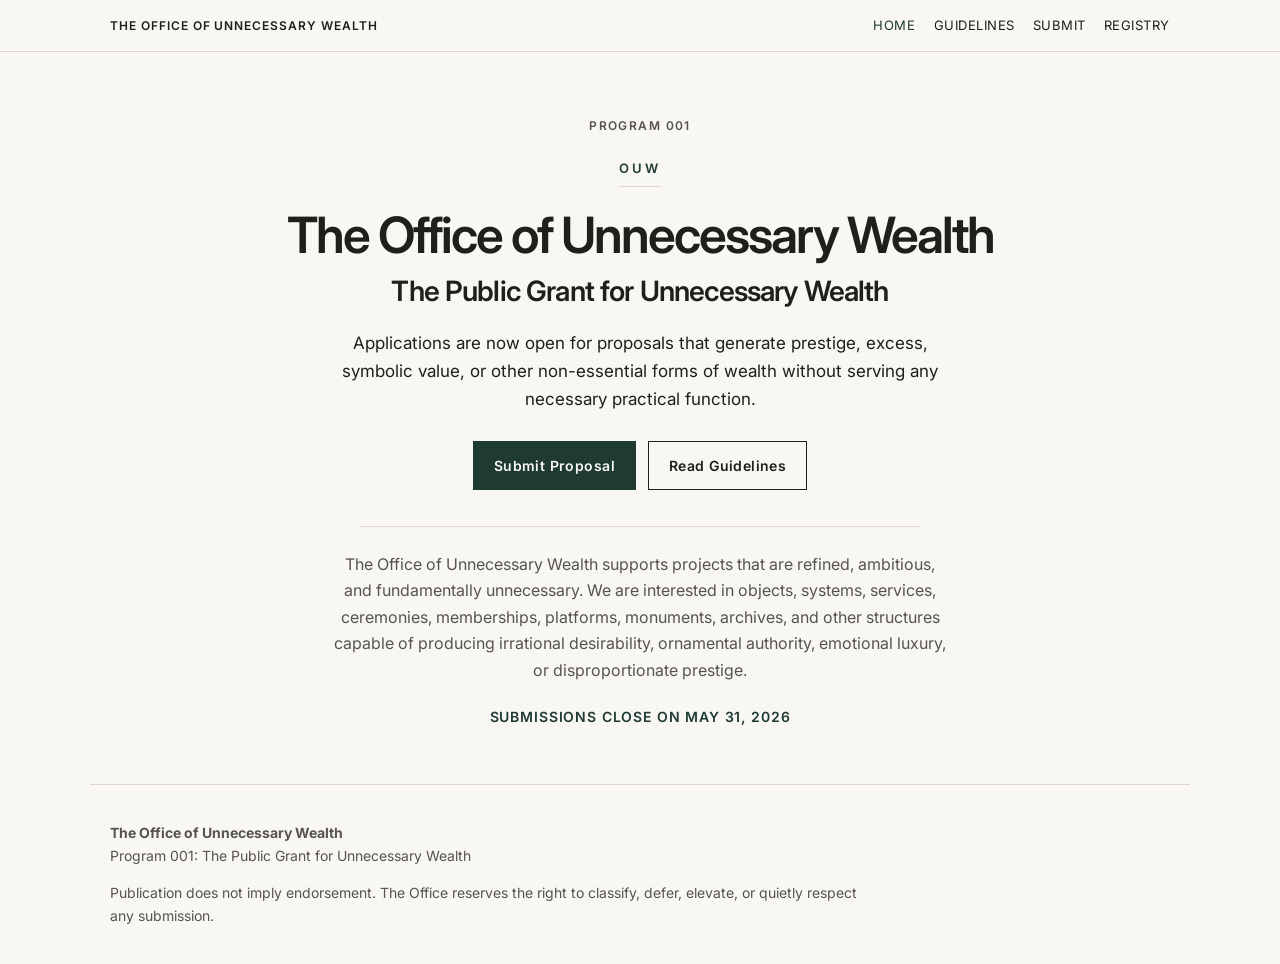
<file: index.html>
<!DOCTYPE html>
<html lang="en">
<head>
  <meta charset="UTF-8" />
  <meta name="viewport" content="width=device-width, initial-scale=1.0" />
  <title>The Office of Unnecessary Wealth</title>
  <link rel="preconnect" href="https://fonts.googleapis.com">
  <link rel="preconnect" href="https://fonts.gstatic.com" crossorigin>
  <link href="https://fonts.googleapis.com/css2?family=Inter:wght@400;500;600;700&display=swap" rel="stylesheet">
  <link rel="stylesheet" href="style.css" />
</head>
<body>
  <header class="topbar">
    <div class="topbar-inner">
      <div class="brand-mini">The Office of Unnecessary Wealth</div>
      <nav class="nav">
        <a href="index.html" class="active">Home</a>
        <a href="guidelines.html">Guidelines</a>
        <a href="submit.html">Submit</a>
        <a href="registry.html">Registry</a>
      </nav>
    </div>
  </header>

  <section class="hero">
    <div class="eyebrow">Program 001</div>
    <div class="mark">OUW</div>
    <h1>The Office of Unnecessary Wealth</h1>
    <div class="program-line">The Public Grant for Unnecessary Wealth</div>
    <p class="lead">
      Applications are now open for proposals that generate prestige, excess, symbolic value,
      or other non-essential forms of wealth without serving any necessary practical function.
    </p>
    <div class="hero-actions">
      <a class="button primary" href="submit.html">Submit Proposal</a>
      <a class="button secondary" href="guidelines.html">Read Guidelines</a>
    </div>
    <div class="hero-divider"></div>
    <p class="hero-note">
      The Office of Unnecessary Wealth supports projects that are refined, ambitious, and fundamentally unnecessary.
      We are interested in objects, systems, services, ceremonies, memberships, platforms, monuments, archives,
      and other structures capable of producing irrational desirability, ornamental authority, emotional luxury,
      or disproportionate prestige.
    </p>
    <div class="hero-closing">Submissions close on May 31, 2026</div>
  </section>

  <footer class="footer">
    <p><strong>The Office of Unnecessary Wealth</strong><br>Program 001: The Public Grant for Unnecessary Wealth</p>
    <p>Publication does not imply endorsement. The Office reserves the right to classify, defer, elevate, or quietly respect any submission.</p>
  </footer>
</body>
</html>
</file>
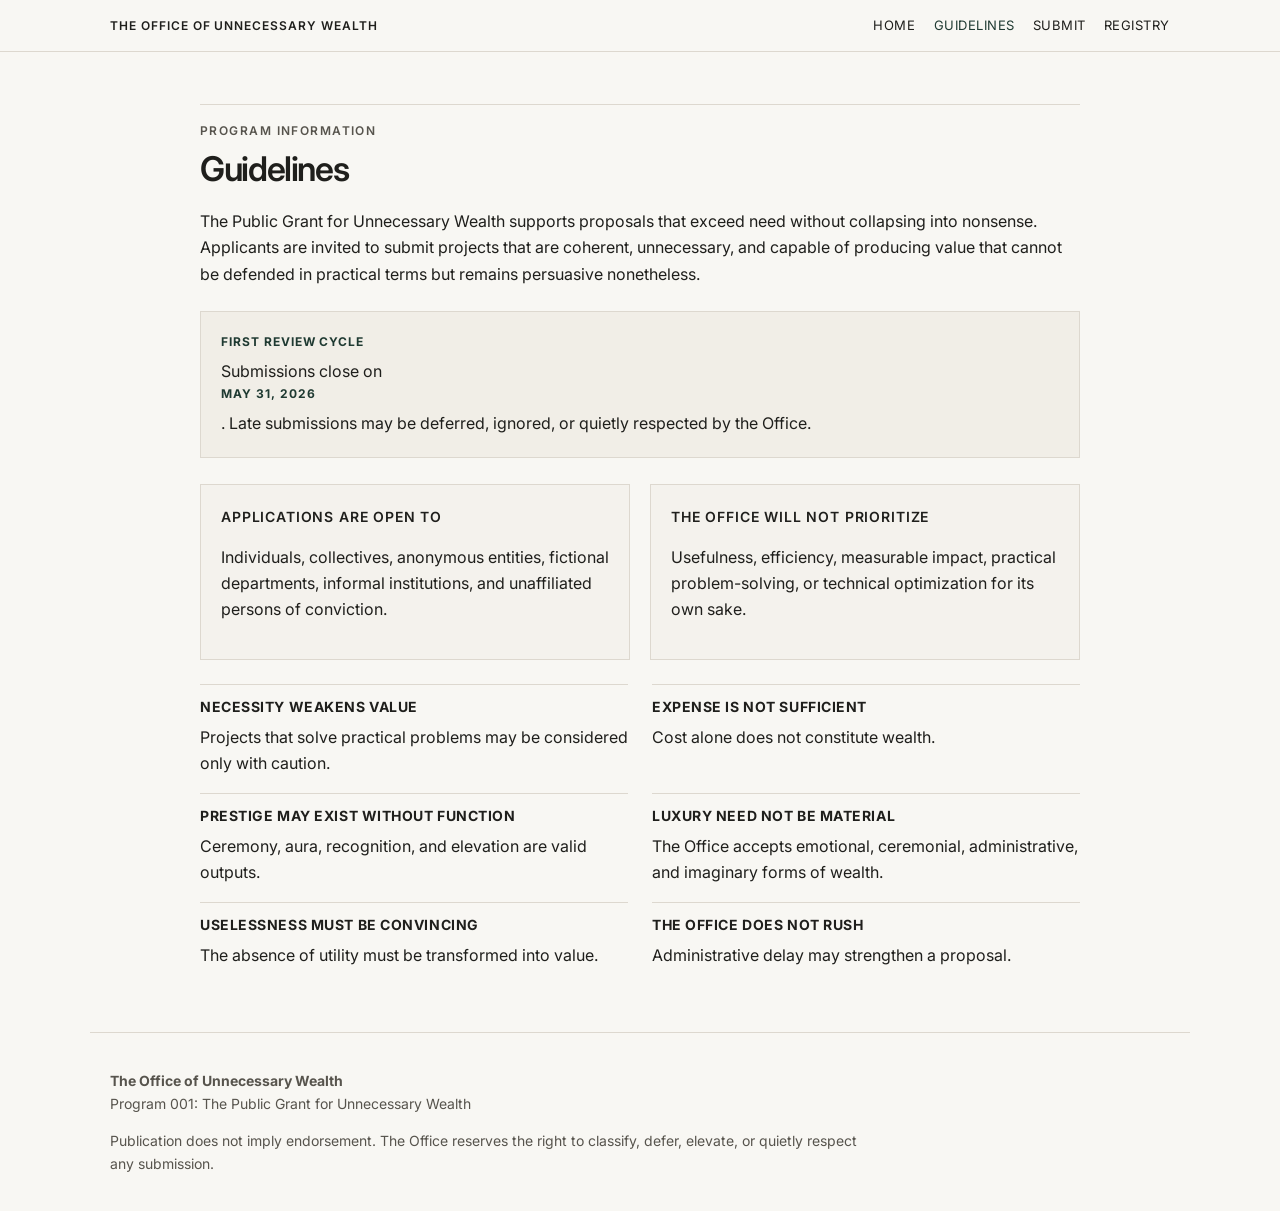
<file: guidelines.html>
<!DOCTYPE html>
<html lang="en">
<head>
  <meta charset="UTF-8" />
  <meta name="viewport" content="width=device-width, initial-scale=1.0" />
  <title>Guidelines — The Office of Unnecessary Wealth</title>
  <link rel="preconnect" href="https://fonts.googleapis.com">
  <link rel="preconnect" href="https://fonts.gstatic.com" crossorigin>
  <link href="https://fonts.googleapis.com/css2?family=Inter:wght@400;500;600;700&display=swap" rel="stylesheet">
  <link rel="stylesheet" href="style.css" />
</head>
<body>
  <header class="topbar">
    <div class="topbar-inner">
      <div class="brand-mini">The Office of Unnecessary Wealth</div>
      <nav class="nav">
        <a href="index.html">Home</a>
        <a href="guidelines.html" class="active">Guidelines</a>
        <a href="submit.html">Submit</a>
        <a href="registry.html">Registry</a>
      </nav>
    </div>
  </header>

  <main class="page">
    <div class="page-header">
      <div class="page-label">Program Information</div>
      <h2>Guidelines</h2>
    </div>

    <p>
      The Public Grant for Unnecessary Wealth supports proposals that exceed need without collapsing into nonsense.
      Applicants are invited to submit projects that are coherent, unnecessary, and capable of producing value that cannot be defended in practical terms but remains persuasive nonetheless.
    </p>

    <div class="deadline-box">
      <strong>First Review Cycle</strong>
      Submissions close on <strong>May 31, 2026</strong>. Late submissions may be deferred, ignored, or quietly respected by the Office.
    </div>

    <div class="grid-2" style="margin-top: 26px;">
      <div class="panel">
        <h3>Applications are open to</h3>
        <p>Individuals, collectives, anonymous entities, fictional departments, informal institutions, and unaffiliated persons of conviction.</p>
      </div>
      <div class="panel">
        <h3>The Office will not prioritize</h3>
        <p>Usefulness, efficiency, measurable impact, practical problem-solving, or technical optimization for its own sake.</p>
      </div>
    </div>

    <ul class="guidelines-list">
      <li>
        <strong>Necessity weakens value</strong>
        Projects that solve practical problems may be considered only with caution.
      </li>
      <li>
        <strong>Expense is not sufficient</strong>
        Cost alone does not constitute wealth.
      </li>
      <li>
        <strong>Prestige may exist without function</strong>
        Ceremony, aura, recognition, and elevation are valid outputs.
      </li>
      <li>
        <strong>Luxury need not be material</strong>
        The Office accepts emotional, ceremonial, administrative, and imaginary forms of wealth.
      </li>
      <li>
        <strong>Uselessness must be convincing</strong>
        The absence of utility must be transformed into value.
      </li>
      <li>
        <strong>The Office does not rush</strong>
        Administrative delay may strengthen a proposal.
      </li>
    </ul>
  </main>

  <footer class="footer">
    <p><strong>The Office of Unnecessary Wealth</strong><br>Program 001: The Public Grant for Unnecessary Wealth</p>
    <p>Publication does not imply endorsement. The Office reserves the right to classify, defer, elevate, or quietly respect any submission.</p>
  </footer>
</body>
</html>
</file>
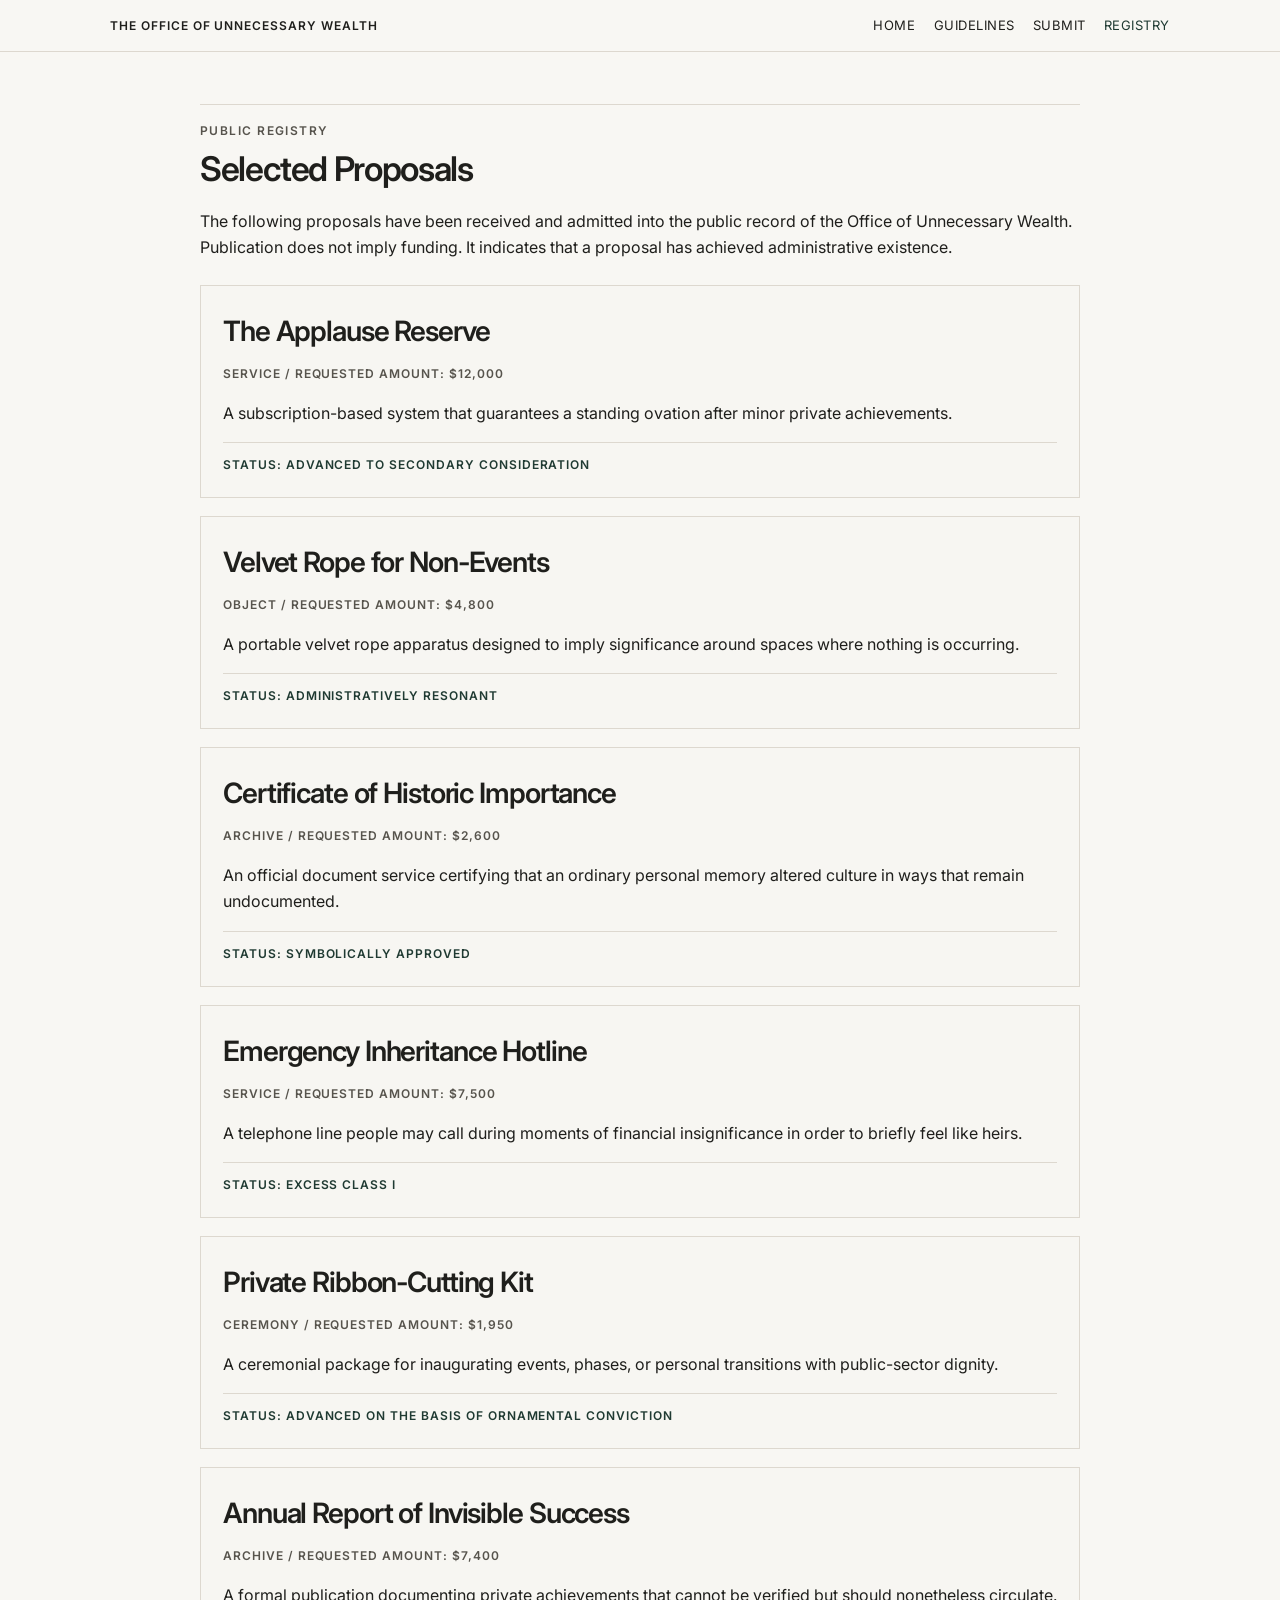
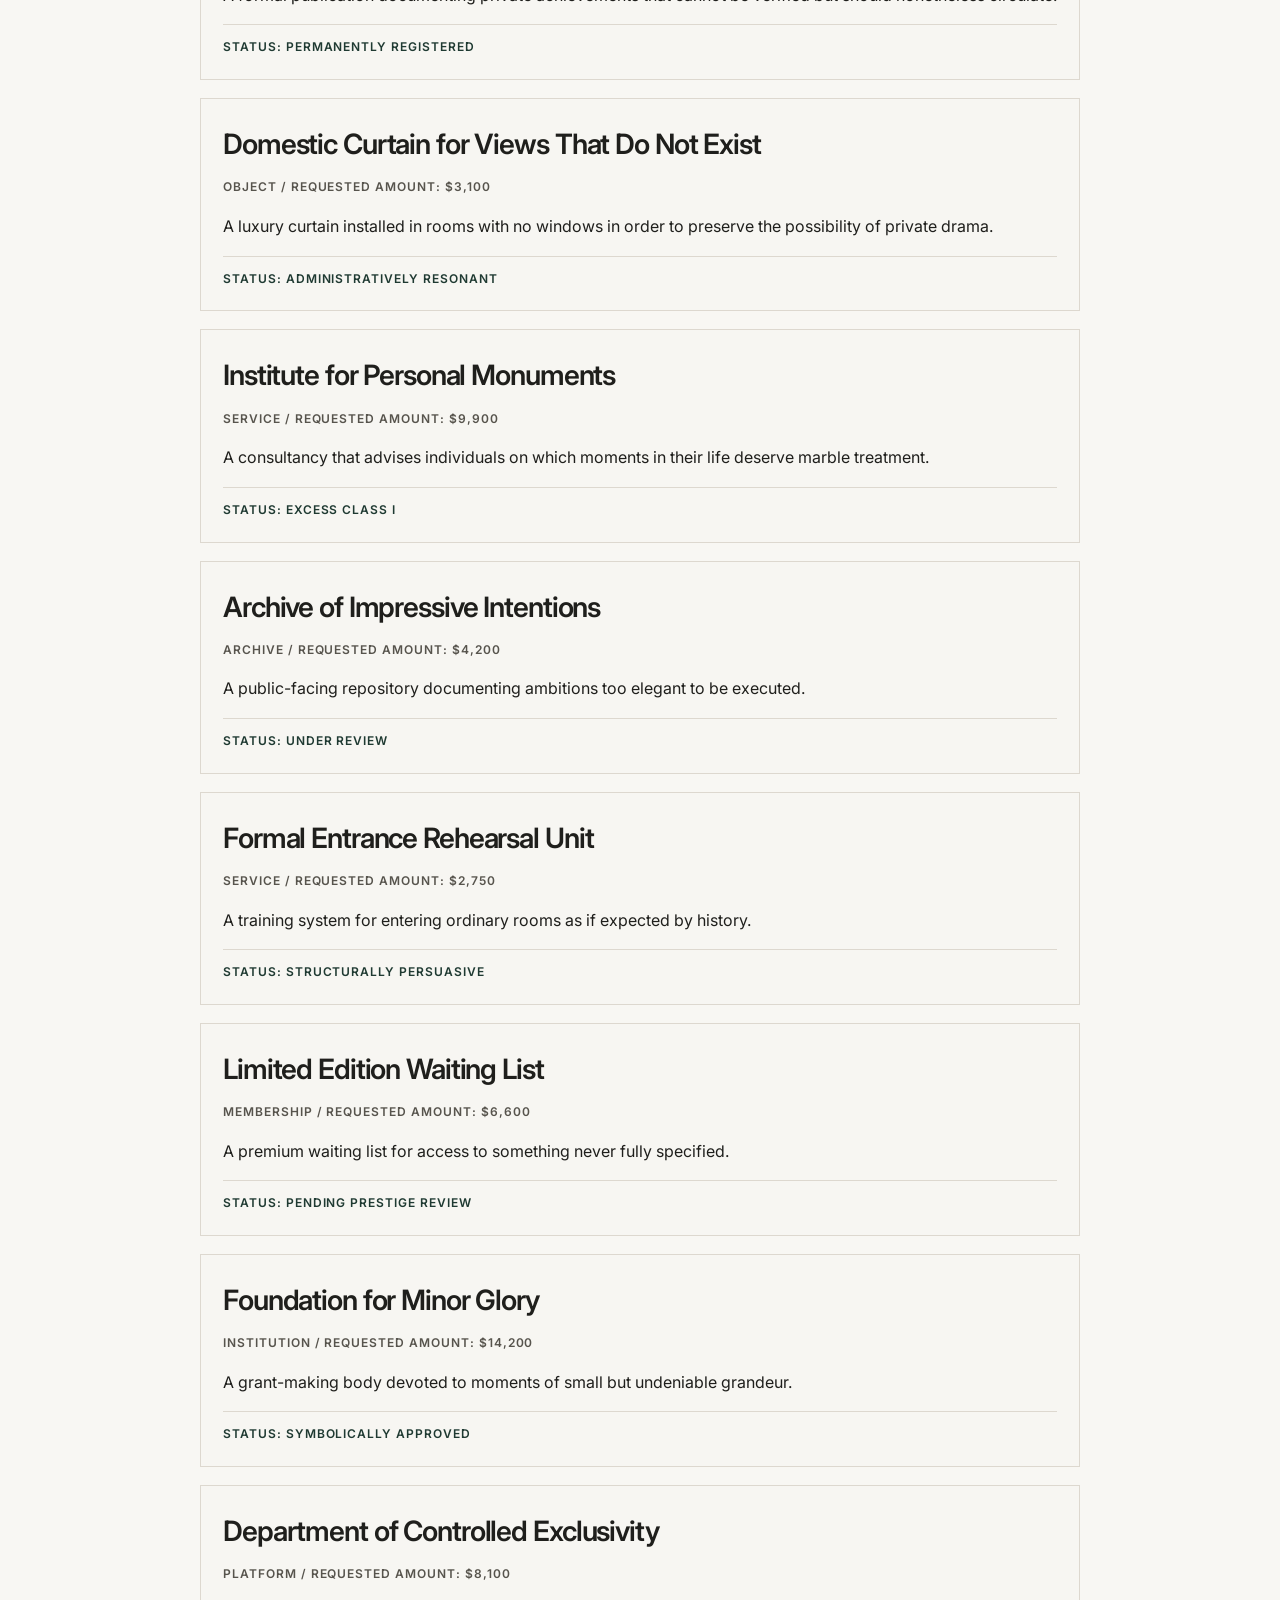
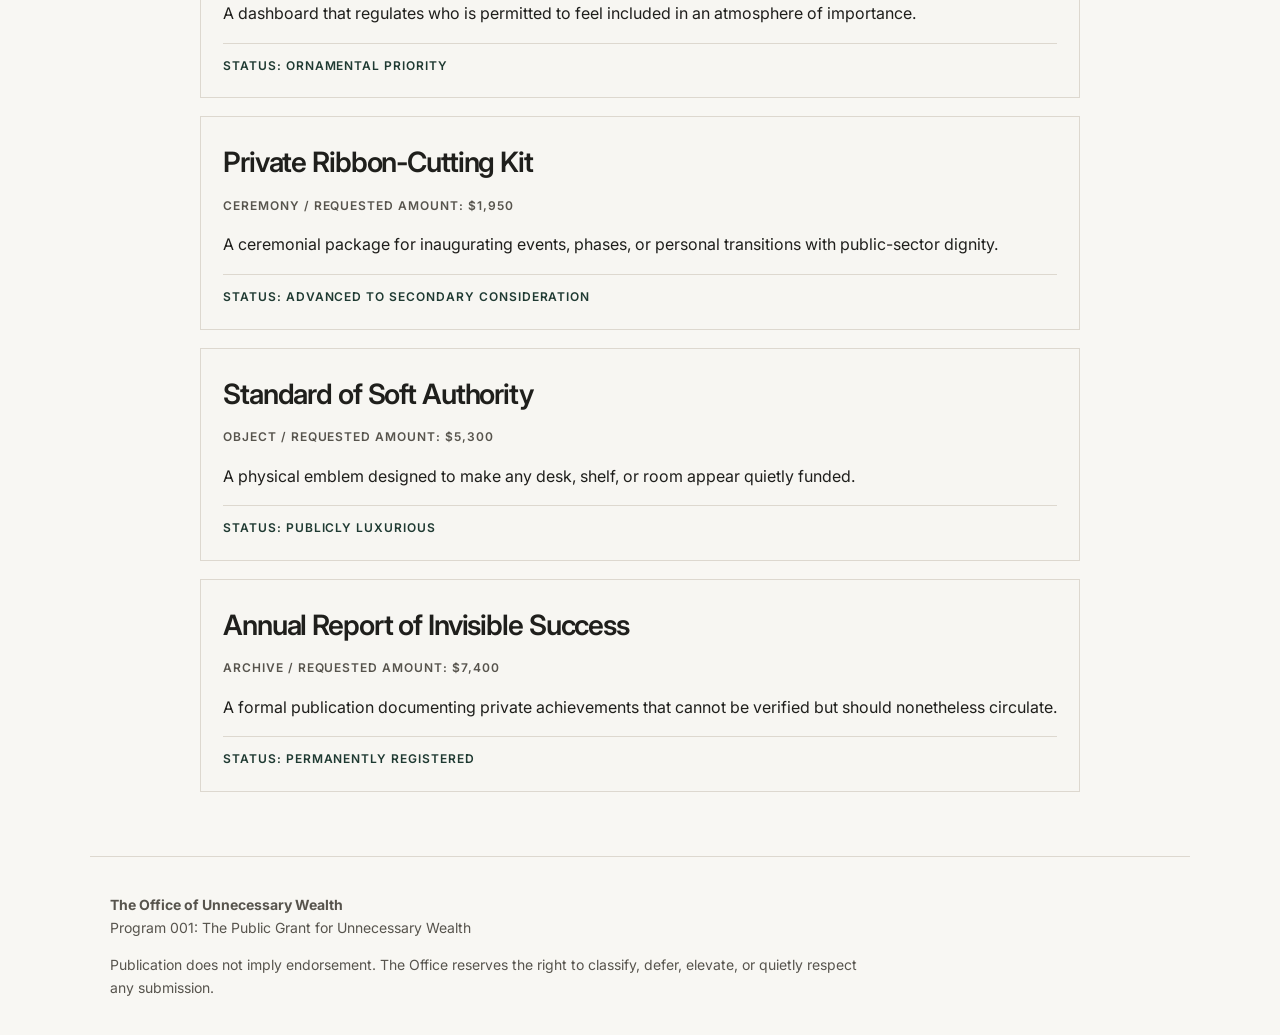
<file: registry.html>
<!DOCTYPE html>
<html lang="en">
<head>
  <meta charset="UTF-8" />
  <meta name="viewport" content="width=device-width, initial-scale=1.0" />
  <title>Registry — The Office of Unnecessary Wealth</title>
  <link rel="preconnect" href="https://fonts.googleapis.com">
  <link rel="preconnect" href="https://fonts.gstatic.com" crossorigin>
  <link href="https://fonts.googleapis.com/css2?family=Inter:wght@400;500;600;700&display=swap" rel="stylesheet">
  <link rel="stylesheet" href="style.css" />
</head>
<body>
  <header class="topbar">
    <div class="topbar-inner">
      <div class="brand-mini">The Office of Unnecessary Wealth</div>
      <nav class="nav">
        <a href="index.html">Home</a>
        <a href="guidelines.html">Guidelines</a>
        <a href="submit.html">Submit</a>
        <a href="registry.html" class="active">Registry</a>
      </nav>
    </div>
  </header>

  <main class="page page-wide">
    <div class="page-header">
      <div class="page-label">Public Registry</div>
      <h2>Selected Proposals</h2>
    </div>

    <p>
      The following proposals have been received and admitted into the public record of the Office of Unnecessary Wealth.
      Publication does not imply funding. It indicates that a proposal has achieved administrative existence.
    </p>

    <div class="registry-list">
      <article class="record">
        <h3>The Applause Reserve</h3>
        <div class="record-meta">Service / Requested Amount: $12,000</div>
        <p>A subscription-based system that guarantees a standing ovation after minor private achievements.</p>
        <div class="status">Status: Advanced to Secondary Consideration</div>
      </article>

      <article class="record">
        <h3>Velvet Rope for Non-Events</h3>
        <div class="record-meta">Object / Requested Amount: $4,800</div>
        <p>A portable velvet rope apparatus designed to imply significance around spaces where nothing is occurring.</p>
        <div class="status">Status: Administratively Resonant</div>
      </article>

      <article class="record">
        <h3>Certificate of Historic Importance</h3>
        <div class="record-meta">Archive / Requested Amount: $2,600</div>
        <p>An official document service certifying that an ordinary personal memory altered culture in ways that remain undocumented.</p>
        <div class="status">Status: Symbolically Approved</div>
      </article>

      <article class="record">
        <h3>Emergency Inheritance Hotline</h3>
        <div class="record-meta">Service / Requested Amount: $7,500</div>
        <p>A telephone line people may call during moments of financial insignificance in order to briefly feel like heirs.</p>
        <div class="status">Status: Excess Class I</div>
      </article>

      <article class="record">
        <h3>Private Ribbon-Cutting Kit</h3>
        <div class="record-meta">Ceremony / Requested Amount: $1,950</div>
        <p>A ceremonial package for inaugurating events, phases, or personal transitions with public-sector dignity.</p>
        <div class="status">Status: Advanced on the Basis of Ornamental Conviction</div>
      </article>

      <article class="record">
        <h3>Annual Report of Invisible Success</h3>
        <div class="record-meta">Archive / Requested Amount: $7,400</div>
        <p>A formal publication documenting private achievements that cannot be verified but should nonetheless circulate.</p>
        <div class="status">Status: Permanently Registered</div>
      </article>

      <article class="record">
  <h3>Domestic Curtain for Views That Do Not Exist</h3>
  <div class="record-meta">Object / Requested Amount: $3,100</div>
  <p>A luxury curtain installed in rooms with no windows in order to preserve the possibility of private drama.</p>
  <div class="status">Status: Administratively Resonant</div>
</article>

<article class="record">
  <h3>Institute for Personal Monuments</h3>
  <div class="record-meta">Service / Requested Amount: $9,900</div>
  <p>A consultancy that advises individuals on which moments in their life deserve marble treatment.</p>
  <div class="status">Status: Excess Class I</div>
</article>

<article class="record">
  <h3>Archive of Impressive Intentions</h3>
  <div class="record-meta">Archive / Requested Amount: $4,200</div>
  <p>A public-facing repository documenting ambitions too elegant to be executed.</p>
  <div class="status">Status: Under Review</div>
</article>

<article class="record">
  <h3>Formal Entrance Rehearsal Unit</h3>
  <div class="record-meta">Service / Requested Amount: $2,750</div>
  <p>A training system for entering ordinary rooms as if expected by history.</p>
  <div class="status">Status: Structurally Persuasive</div>
</article>

<article class="record">
  <h3>Limited Edition Waiting List</h3>
  <div class="record-meta">Membership / Requested Amount: $6,600</div>
  <p>A premium waiting list for access to something never fully specified.</p>
  <div class="status">Status: Pending Prestige Review</div>
</article>

<article class="record">
  <h3>Foundation for Minor Glory</h3>
  <div class="record-meta">Institution / Requested Amount: $14,200</div>
  <p>A grant-making body devoted to moments of small but undeniable grandeur.</p>
  <div class="status">Status: Symbolically Approved</div>
</article>

<article class="record">
  <h3>Department of Controlled Exclusivity</h3>
  <div class="record-meta">Platform / Requested Amount: $8,100</div>
  <p>A dashboard that regulates who is permitted to feel included in an atmosphere of importance.</p>
  <div class="status">Status: Ornamental Priority</div>
</article>

<article class="record">
  <h3>Private Ribbon-Cutting Kit</h3>
  <div class="record-meta">Ceremony / Requested Amount: $1,950</div>
  <p>A ceremonial package for inaugurating events, phases, or personal transitions with public-sector dignity.</p>
  <div class="status">Status: Advanced to Secondary Consideration</div>
</article>

<article class="record">
  <h3>Standard of Soft Authority</h3>
  <div class="record-meta">Object / Requested Amount: $5,300</div>
  <p>A physical emblem designed to make any desk, shelf, or room appear quietly funded.</p>
  <div class="status">Status: Publicly Luxurious</div>
</article>

<article class="record">
  <h3>Annual Report of Invisible Success</h3>
  <div class="record-meta">Archive / Requested Amount: $7,400</div>
  <p>A formal publication documenting private achievements that cannot be verified but should nonetheless circulate.</p>
  <div class="status">Status: Permanently Registered</div>
</article>
    </div>
  </main>

  <footer class="footer">
    <p><strong>The Office of Unnecessary Wealth</strong><br>Program 001: The Public Grant for Unnecessary Wealth</p>
    <p>Publication does not imply endorsement. The Office reserves the right to classify, defer, elevate, or quietly respect any submission.</p>
  </footer>
</body>
</html>
</file>
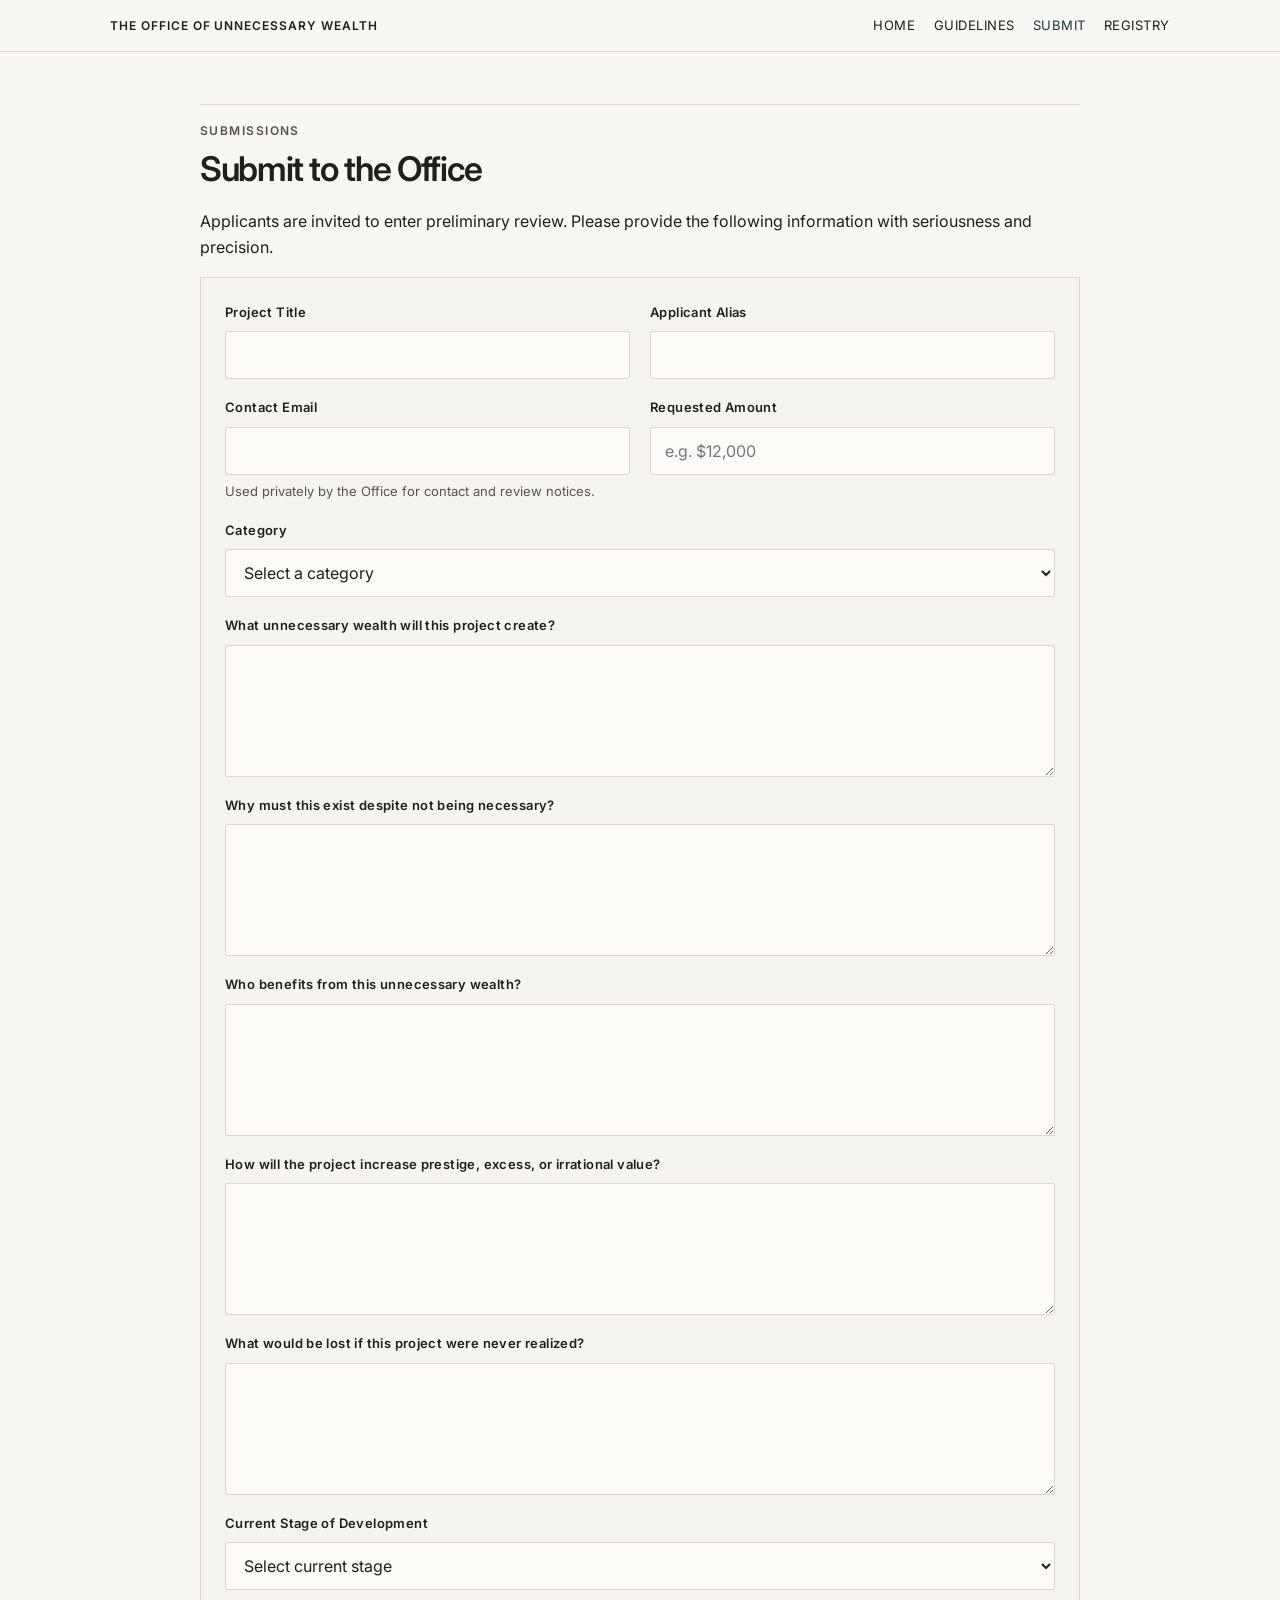
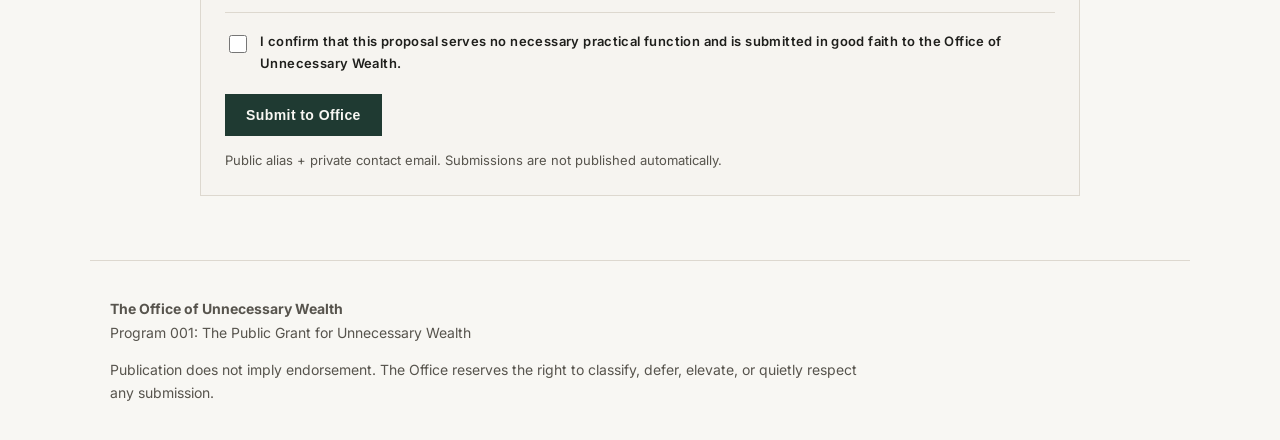
<file: submit.html>
<!DOCTYPE html>
<html lang="en">
<head>
  <meta charset="UTF-8" />
  <meta name="viewport" content="width=device-width, initial-scale=1.0" />
  <title>Submit — The Office of Unnecessary Wealth</title>
  <link rel="preconnect" href="https://fonts.googleapis.com">
  <link rel="preconnect" href="https://fonts.gstatic.com" crossorigin>
  <link href="https://fonts.googleapis.com/css2?family=Inter:wght@400;500;600;700&display=swap" rel="stylesheet">
  <link rel="stylesheet" href="style.css" />
</head>
<body>
  <header class="topbar">
    <div class="topbar-inner">
      <div class="brand-mini">The Office of Unnecessary Wealth</div>
      <nav class="nav">
        <a href="index.html">Home</a>
        <a href="guidelines.html">Guidelines</a>
        <a href="submit.html" class="active">Submit</a>
        <a href="registry.html">Registry</a>
      </nav>
    </div>
  </header>

  <main class="page page-form">
    <div class="page-header">
      <div class="page-label">Submissions</div>
      <h2>Submit to the Office</h2>
    </div>

    <p class="page-intro">
      Applicants are invited to enter preliminary review. Please provide the following information with seriousness and precision.
    </p>

    <div class="form-wrap">
      <div
        id="successMessage"
        style="display:none; border: 1px solid var(--border); background: rgba(31, 58, 50, 0.05); padding: 20px; margin-bottom: 22px;"
      >
        <strong style="display:block; margin-bottom:8px; text-transform:uppercase; letter-spacing:0.08em; font-size:12px; color:var(--accent);">
          Submission received
        </strong>
        <p>Your proposal has entered preliminary review.</p>
        <p>The Office will assess its unnecessary merit, symbolic density, and funding temperament.</p>
        <p style="margin-bottom: 0; color: var(--text-muted);">
          No further action is required unless contacted by the Office.
        </p>
      </div>

      <div
        id="errorMessage"
        style="display:none; border: 1px solid #a94442; background: rgba(169, 68, 66, 0.06); padding: 16px; margin-bottom: 22px;"
      >
        The Office was unable to receive your submission. Please review the form and try again.
      </div>

      <form id="proposalForm" action="https://formspree.io/f/xjgprakj" method="POST">
        <input type="hidden" name="_subject" value="OUW Submission — Program 001" />

        <div class="field-grid">
          <div class="field">
            <label for="projectTitle">Project Title</label>
            <input type="text" id="projectTitle" name="projectTitle" required />
          </div>

          <div class="field">
            <label for="alias">Applicant Alias</label>
            <input type="text" id="alias" name="alias" required />
          </div>

          <div class="field">
            <label for="email">Contact Email</label>
            <input type="email" id="email" name="email" required />
            <div class="helper">Used privately by the Office for contact and review notices.</div>
          </div>

          <div class="field">
            <label for="amount">Requested Amount</label>
            <input type="text" id="amount" name="amount" placeholder="e.g. $12,000" required />
          </div>

          <div class="field full">
            <label for="category">Category</label>
            <select id="category" name="category" required>
              <option value="">Select a category</option>
              <option>Object</option>
              <option>Platform</option>
              <option>Service</option>
              <option>Ceremony</option>
              <option>Membership</option>
              <option>Monument</option>
              <option>Tool</option>
              <option>Archive</option>
              <option>Other</option>
            </select>
          </div>

          <div class="field full">
            <label for="wealth">What unnecessary wealth will this project create?</label>
            <textarea id="wealth" name="wealth" required></textarea>
          </div>

          <div class="field full">
            <label for="exist">Why must this exist despite not being necessary?</label>
            <textarea id="exist" name="exist" required></textarea>
          </div>

          <div class="field full">
            <label for="benefits">Who benefits from this unnecessary wealth?</label>
            <textarea id="benefits" name="benefits" required></textarea>
          </div>

          <div class="field full">
            <label for="mechanism">How will the project increase prestige, excess, or irrational value?</label>
            <textarea id="mechanism" name="mechanism" required></textarea>
          </div>

          <div class="field full">
            <label for="loss">What would be lost if this project were never realized?</label>
            <textarea id="loss" name="loss" required></textarea>
          </div>

          <div class="field full">
            <label for="stage">Current Stage of Development</label>
            <select id="stage" name="stage" required>
              <option value="">Select current stage</option>
              <option>Concept only</option>
              <option>Partially imagined</option>
              <option>Ready for ceremonial approval</option>
              <option>Structurally inevitable</option>
            </select>
          </div>
        </div>

        <div class="declaration">
          <input type="checkbox" id="declaration" required />
          <label for="declaration">
            I confirm that this proposal serves no necessary practical function and is submitted in good faith to the Office of Unnecessary Wealth.
          </label>
        </div>

        <div style="margin-top: 20px;">
          <button class="button primary" id="submitButton" type="submit">Submit to Office</button>
        </div>

        <div class="form-note">
          Public alias + private contact email. Submissions are not published automatically.
        </div>
      </form>
    </div>
  </main>

  <footer class="footer">
    <p><strong>The Office of Unnecessary Wealth</strong><br>Program 001: The Public Grant for Unnecessary Wealth</p>
    <p>Publication does not imply endorsement. The Office reserves the right to classify, defer, elevate, or quietly respect any submission.</p>
  </footer>

  <script>
    const form = document.getElementById('proposalForm');
    const submitButton = document.getElementById('submitButton');
    const successMessage = document.getElementById('successMessage');
    const errorMessage = document.getElementById('errorMessage');

    form.addEventListener('submit', async function (event) {
      event.preventDefault();

      errorMessage.style.display = 'none';
      submitButton.disabled = true;
      submitButton.textContent = 'Submitting...';

      const formData = new FormData(form);

      try {
        const response = await fetch(form.action, {
          method: 'POST',
          body: formData,
          headers: {
            'Accept': 'application/json'
          }
        });

        if (response.ok) {
          form.reset();
          form.style.display = 'none';
          successMessage.style.display = 'block';
          successMessage.scrollIntoView({ behavior: 'smooth', block: 'start' });
        } else {
          errorMessage.style.display = 'block';
        }
      } catch (error) {
        errorMessage.style.display = 'block';
      } finally {
        submitButton.disabled = false;
        submitButton.textContent = 'Submit to Office';
      }
    });
  </script>
</body>
</html>
</file>
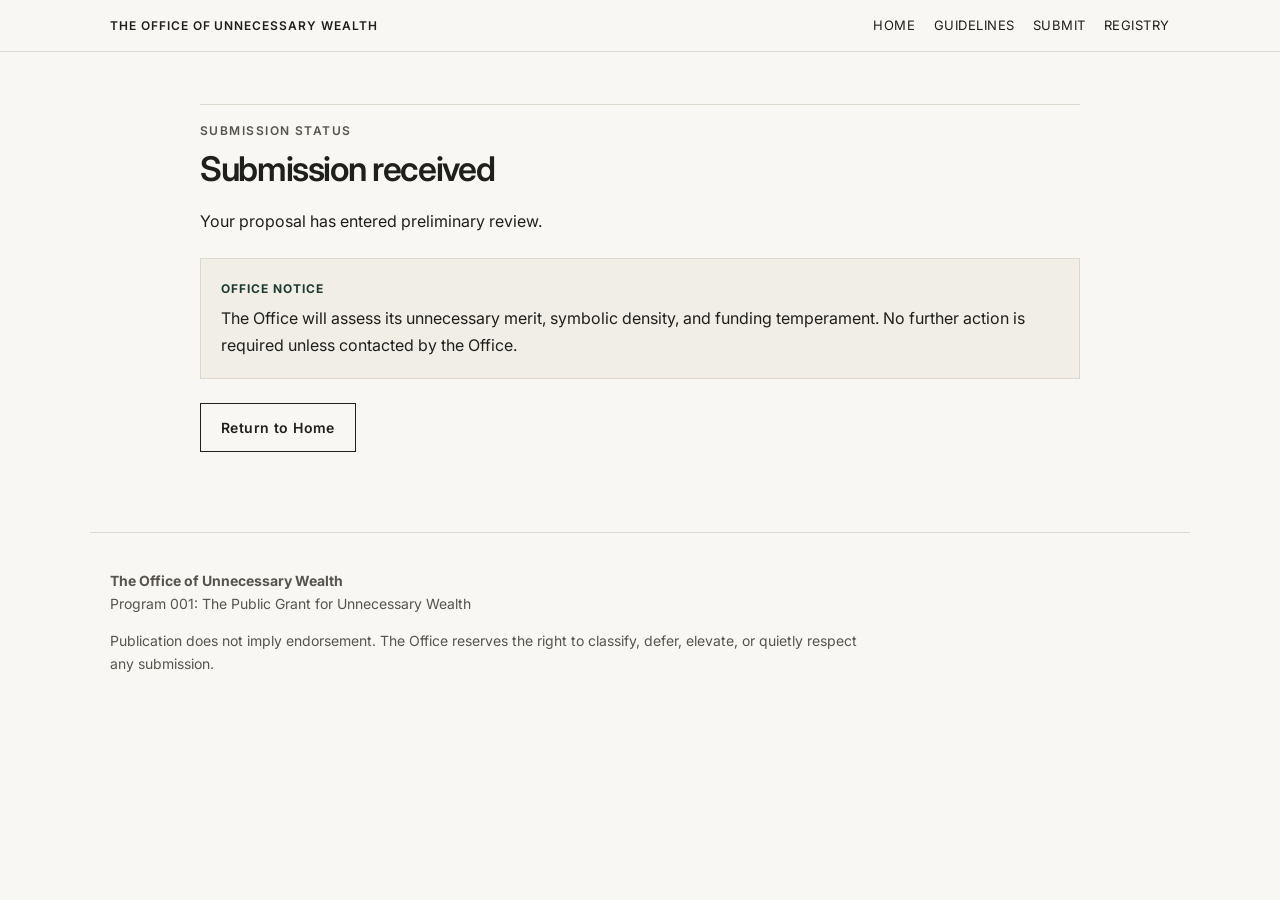
<file: thank-you.html>
<!DOCTYPE html>
<html lang="en">
<head>
  <meta charset="UTF-8" />
  <meta name="viewport" content="width=device-width, initial-scale=1.0" />
  <title>Submission Received — The Office of Unnecessary Wealth</title>
  <link rel="preconnect" href="https://fonts.googleapis.com">
  <link rel="preconnect" href="https://fonts.gstatic.com" crossorigin>
  <link href="https://fonts.googleapis.com/css2?family=Inter:wght@400;500;600;700&display=swap" rel="stylesheet">
  <link rel="stylesheet" href="style.css" />
</head>
<body>
  <header class="topbar">
    <div class="topbar-inner">
      <div class="brand-mini">The Office of Unnecessary Wealth</div>
      <nav class="nav">
        <a href="index.html">Home</a>
        <a href="guidelines.html">Guidelines</a>
        <a href="submit.html">Submit</a>
        <a href="registry.html">Registry</a>
      </nav>
    </div>
  </header>

  <main class="page">
    <div class="page-header">
      <div class="page-label">Submission Status</div>
      <h2>Submission received</h2>
    </div>

    <p class="page-intro">
      Your proposal has entered preliminary review.
    </p>

    <div class="deadline-box">
      <strong>Office Notice</strong>
      The Office will assess its unnecessary merit, symbolic density, and funding temperament.
      No further action is required unless contacted by the Office.
    </div>

    <p style="margin-top: 24px;">
      <a class="button secondary" href="index.html">Return to Home</a>
    </p>
  </main>

  <footer class="footer">
    <p><strong>The Office of Unnecessary Wealth</strong><br>Program 001: The Public Grant for Unnecessary Wealth</p>
    <p>Publication does not imply endorsement. The Office reserves the right to classify, defer, elevate, or quietly respect any submission.</p>
  </footer>
</body>
</html>
</file>
<file: style.css>
:root {
  --bg: #F8F7F3;
  --text: #1F1F1C;
  --text-muted: #57544D;
  --accent: #1F3A32;
  --border: #DDD8CF;
  --panel: #F1EEE7;
  --max-width: 920px;
  --max-width-wide: 920px;
  --max-width-form: 920px;
}

* {
  box-sizing: border-box;
}

html {
  scroll-behavior: smooth;
}

body {
  margin: 0;
  background: var(--bg);
  color: var(--text);
  font-family: "Inter", Arial, sans-serif;
  line-height: 1.65;
}

a {
  color: inherit;
  text-decoration: none;
}

.topbar {
  width: 100%;
  border-bottom: 1px solid var(--border);
  position: sticky;
  top: 0;
  background: rgba(248, 247, 243, 0.96);
  backdrop-filter: blur(6px);
  z-index: 10;
}

.topbar-inner {
  max-width: 1100px;
  margin: 0 auto;
  padding: 15px 20px;
  display: flex;
  justify-content: space-between;
  align-items: center;
  gap: 20px;
}

.brand-mini {
  font-size: 12px;
  letter-spacing: 0.08em;
  text-transform: uppercase;
  font-weight: 600;
}

.nav {
  display: flex;
  gap: 18px;
  flex-wrap: wrap;
  font-size: 13px;
  letter-spacing: 0.04em;
  text-transform: uppercase;
}

.nav a:hover,
.nav a.active {
  color: var(--accent);
}

.hero {
  max-width: 760px;
  margin: 0 auto;
  padding: 64px 20px 56px;
  text-align: center;
}

.eyebrow {
  font-size: 12px;
  letter-spacing: 0.12em;
  text-transform: uppercase;
  color: var(--text-muted);
  margin-bottom: 18px;
  font-weight: 600;
}

.mark {
  display: inline-block;
  color: var(--accent);
  font-size: 13px;
  letter-spacing: 0.24em;
  text-transform: uppercase;
  font-weight: 600;
  margin: 0 auto 22px;
  padding-bottom: 6px;
  border-bottom: 1px solid var(--border);
}

h1 {
  font-size: clamp(30px, 5.4vw, 50px);
  line-height: 1.04;
  letter-spacing: -0.04em;
  font-weight: 600;
  margin: 0 0 14px;
}

.program-line {
  font-size: clamp(20px, 2.6vw, 28px);
  line-height: 1.15;
  font-weight: 600;
  margin-bottom: 22px;
  letter-spacing: -0.03em;
}

.lead {
  max-width: 620px;
  margin: 0 auto;
  font-size: 17px;
}

.hero-actions {
  margin-top: 28px;
  display: flex;
  justify-content: center;
  gap: 12px;
  flex-wrap: wrap;
}

.button {
  display: inline-block;
  padding: 12px 20px;
  border: 1px solid var(--accent);
  font-size: 14px;
  font-weight: 600;
  letter-spacing: 0.03em;
  transition: 0.2s ease;
}

.button.primary {
  background: var(--accent);
  color: var(--bg);
}

.button.secondary {
  background: transparent;
  color: var(--text);
  border-color: var(--text);
}

.button:hover {
  transform: translateY(-1px);
  opacity: 0.96;
}

.hero-divider {
  max-width: 560px;
  height: 1px;
  background: var(--border);
  margin: 36px auto 24px;
}

.hero-note {
  max-width: 620px;
  margin: 0 auto;
  font-size: 16px;
  color: var(--text-muted);
}

.hero-closing {
  margin-top: 22px;
  font-size: 14px;
  letter-spacing: 0.06em;
  text-transform: uppercase;
  color: var(--accent);
  font-weight: 600;
}

.page {
  max-width: var(--max-width);
  margin: 0 auto;
  padding: 52px 20px 64px;
}

.page-wide {
  max-width: var(--max-width-wide);
}

.page-form {
  max-width: var(--max-width-form);
}

.page-header {
  border-top: 1px solid var(--border);
  padding-top: 16px;
  margin-bottom: 20px;
}

.page-label {
  font-size: 12px;
  text-transform: uppercase;
  letter-spacing: 0.12em;
  color: var(--text-muted);
  font-weight: 600;
  margin-bottom: 10px;
}

h2 {
  font-size: 34px;
  line-height: 1.08;
  font-weight: 600;
  margin: 0;
  letter-spacing: -0.04em;
}

.page-intro {
  max-width: 920px;
}

.deadline-box {
  background: var(--panel);
  border: 1px solid var(--border);
  padding: 20px;
  margin: 24px 0 8px;
  max-width: 920px;
}

.deadline-box strong {
  display: block;
  margin-bottom: 6px;
  text-transform: uppercase;
  letter-spacing: 0.08em;
  font-size: 12px;
  color: var(--accent);
}

.grid-2 {
  display: grid;
  grid-template-columns: repeat(2, minmax(0, 1fr));
  gap: 20px;
}

.panel {
  border: 1px solid var(--border);
  background: rgba(241, 238, 231, 0.5);
  padding: 20px;
}

.panel h3 {
  margin: 0 0 10px;
  font-size: 14px;
  font-weight: 600;
  letter-spacing: 0.06em;
  text-transform: uppercase;
}

.guidelines-list {
  display: grid;
  grid-template-columns: repeat(2, minmax(0, 1fr));
  gap: 16px 24px;
  padding: 0;
  list-style: none;
  margin: 24px 0 0;
}

.guidelines-list li {
  border-top: 1px solid var(--border);
  padding-top: 10px;
}

.guidelines-list strong {
  display: block;
  font-size: 14px;
  margin-bottom: 6px;
  text-transform: uppercase;
  letter-spacing: 0.04em;
}

.form-wrap {
  border: 1px solid var(--border);
  background: rgba(241, 238, 231, 0.28);
  padding: 24px;
  max-width: 920px;
}

.field-grid {
  display: grid;
  grid-template-columns: repeat(2, minmax(0, 1fr));
  gap: 18px 20px;
}

.field {
  display: flex;
  flex-direction: column;
  gap: 8px;
}

.field.full {
  grid-column: 1 / -1;
}

label {
  font-size: 13px;
  font-weight: 600;
  letter-spacing: 0.03em;
}

.helper {
  font-size: 13px;
  color: var(--text-muted);
  margin-top: -2px;
}

input,
select,
textarea {
  width: 100%;
  display: block;
  border: 1px solid var(--border);
  background: #FCFBF8;
  color: var(--text);
  font: inherit;
  border-radius: 2px;
}

input,
select {
  height: 48px;
  padding: 0 14px;
}

textarea {
  min-height: 132px;
  padding: 14px;
  resize: vertical;
}

input:focus,
select:focus,
textarea:focus {
  outline: none;
  border-color: var(--accent);
  box-shadow: 0 0 0 1px var(--accent);
}

.declaration {
  border-top: 1px solid var(--border);
  padding-top: 18px;
  margin-top: 22px;
  display: flex;
  gap: 10px;
  align-items: flex-start;
}

.declaration input {
  width: 18px;
  height: 18px;
  margin-top: 4px;
  accent-color: var(--accent);
  flex: 0 0 auto;
}

.form-note {
  margin-top: 14px;
  font-size: 13px;
  color: var(--text-muted);
}

.success-message {
  display: none;
  border: 1px solid var(--border);
  background: rgba(31, 58, 50, 0.05);
  padding: 20px;
  margin-top: 22px;
}

.success-message strong {
  display: block;
  margin-bottom: 8px;
  text-transform: uppercase;
  letter-spacing: 0.08em;
  font-size: 12px;
  color: var(--accent);
}

.registry-list {
  display: grid;
  gap: 18px;
  margin-top: 24px;
}

.record {
  border: 1px solid var(--border);
  padding: 22px;
  background: rgba(248, 247, 243, 0.78);
}

.record h3 {
  margin: 0 0 10px;
  font-size: 28px;
  font-weight: 600;
  letter-spacing: -0.04em;
}

.record-meta {
  font-size: 12px;
  letter-spacing: 0.08em;
  text-transform: uppercase;
  color: var(--text-muted);
  margin-bottom: 12px;
  font-weight: 600;
}

.status {
  margin-top: 14px;
  padding-top: 12px;
  border-top: 1px solid var(--border);
  color: var(--accent);
  font-size: 12px;
  letter-spacing: 0.08em;
  text-transform: uppercase;
  font-weight: 600;
}

.footer {
  max-width: 1100px;
  margin: 0 auto;
  padding: 22px 20px;
  border-top: 1px solid var(--border);
  color: var(--text-muted);
  font-size: 14px;
}

.footer p {
  max-width: 760px;
}

@media (max-width: 800px) {
  .grid-2,
  .guidelines-list,
  .field-grid {
    grid-template-columns: 1fr;
  }

  .topbar-inner {
    flex-direction: column;
    align-items: flex-start;
  }

  .nav {
    gap: 12px;
  }

  h2 {
    font-size: 30px;
  }

  .record h3 {
    font-size: 24px;
  }

  .hero {
    padding-top: 60px;
    padding-bottom: 52px;
  }
}
</file>
